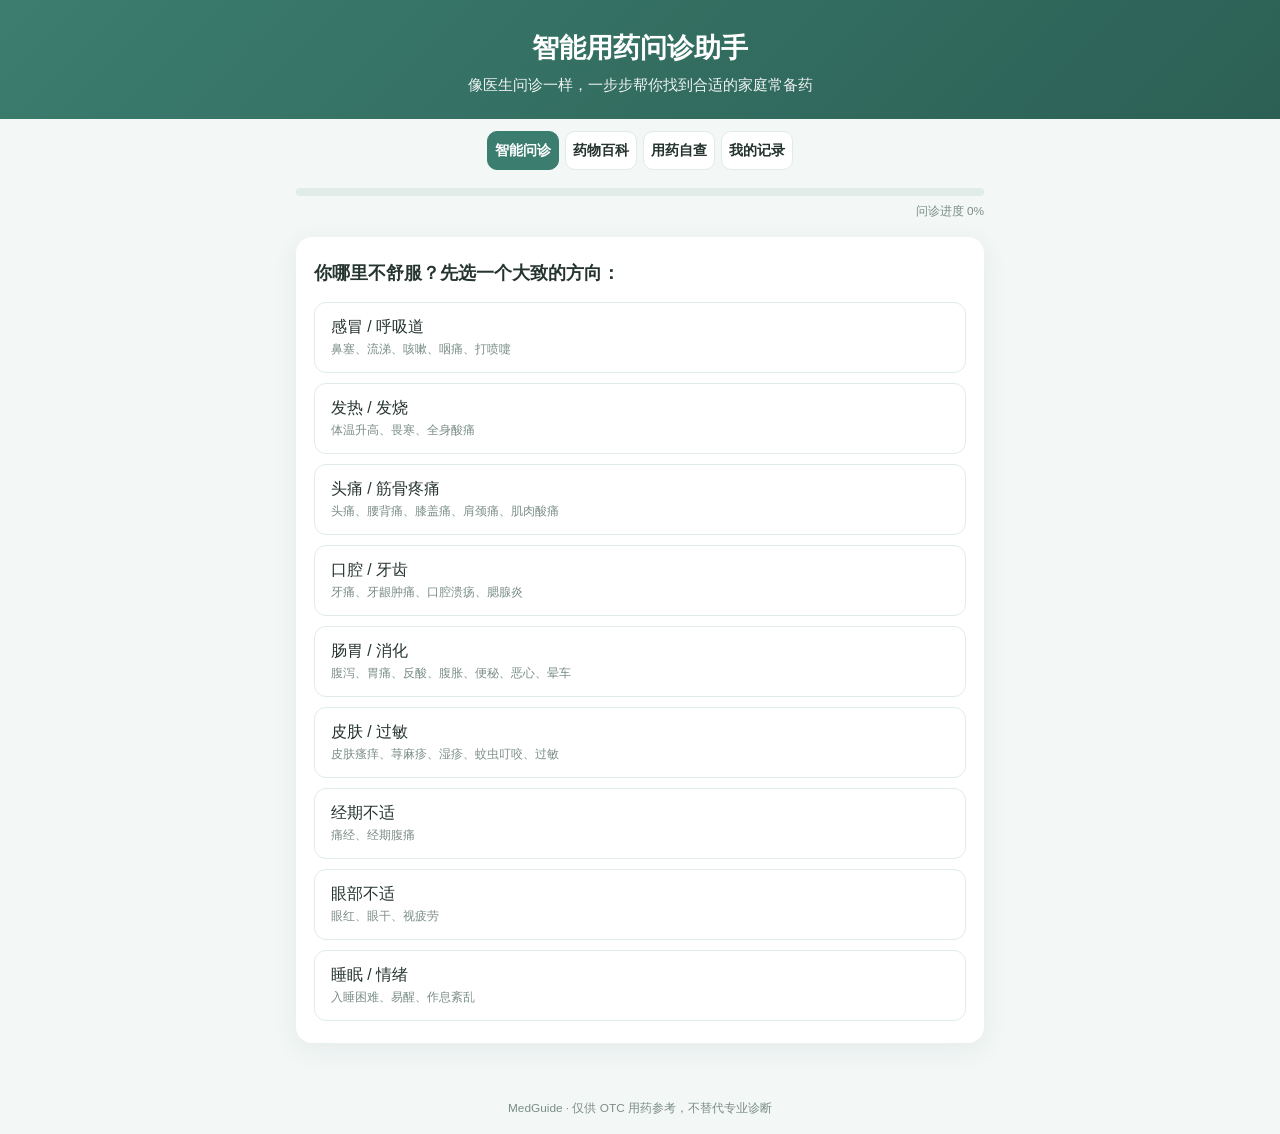
<file: index.html>
<!DOCTYPE html>
<html lang="zh-CN">
<head>
  <meta charset="UTF-8" />
  <meta name="viewport" content="width=device-width, initial-scale=1.0, viewport-fit=cover" />
  <meta name="theme-color" content="#3b7d6e" />
  <title>智能用药问诊助手</title>
  <link rel="manifest" href="./manifest.json" />
  <link rel="stylesheet" href="./css/style.css" />
</head>
<body>
  <header class="app-header">
    <h1>智能用药问诊助手</h1>
    <p>像医生问诊一样，一步步帮你找到合适的家庭常备药</p>
  </header>

  <nav class="top-nav">
    <button class="nav-tab-top active" data-page="consult">智能问诊</button>
    <button class="nav-tab-top" data-page="encyclopedia">药物百科</button>
    <button class="nav-tab-top" data-page="checker">用药自查</button>
    <button class="nav-tab-top" data-page="records">我的记录</button>
  </nav>

  <main class="app-main">
    <div id="app" class="app-stage"><!-- 由 JS 渲染 --></div>
  </main>

  <div id="toast"></div>

  <footer class="app-footer">
    <span>MedGuide · 仅供 OTC 用药参考，不替代专业诊断</span>
  </footer>

  <!-- 数据层 -->
  <script src="./js/data/medicines.js"></script>
  <script src="./js/data/symptoms.js"></script>
  <script src="./js/data/diagnoses.js"></script>
  <script src="./js/data/interactions.js"></script>
  <!-- 引擎层 -->
  <script src="./js/engine/dialog.js"></script>
  <script src="./js/engine/safety.js"></script>
  <script src="./js/engine/recommend.js"></script>
  <script src="./js/engine/storage.js"></script>
  <!-- UI 层 -->
  <script src="./js/ui/components.js"></script>
  <script src="./js/ui/render.js"></script>
  <script src="./js/ui/encyclopedia.js"></script>
  <script src="./js/ui/checker.js"></script>
  <script src="./js/ui/records.js"></script>
  <!-- 入口 -->
  <script src="./js/app.js"></script>
</body>
</html>
</file>
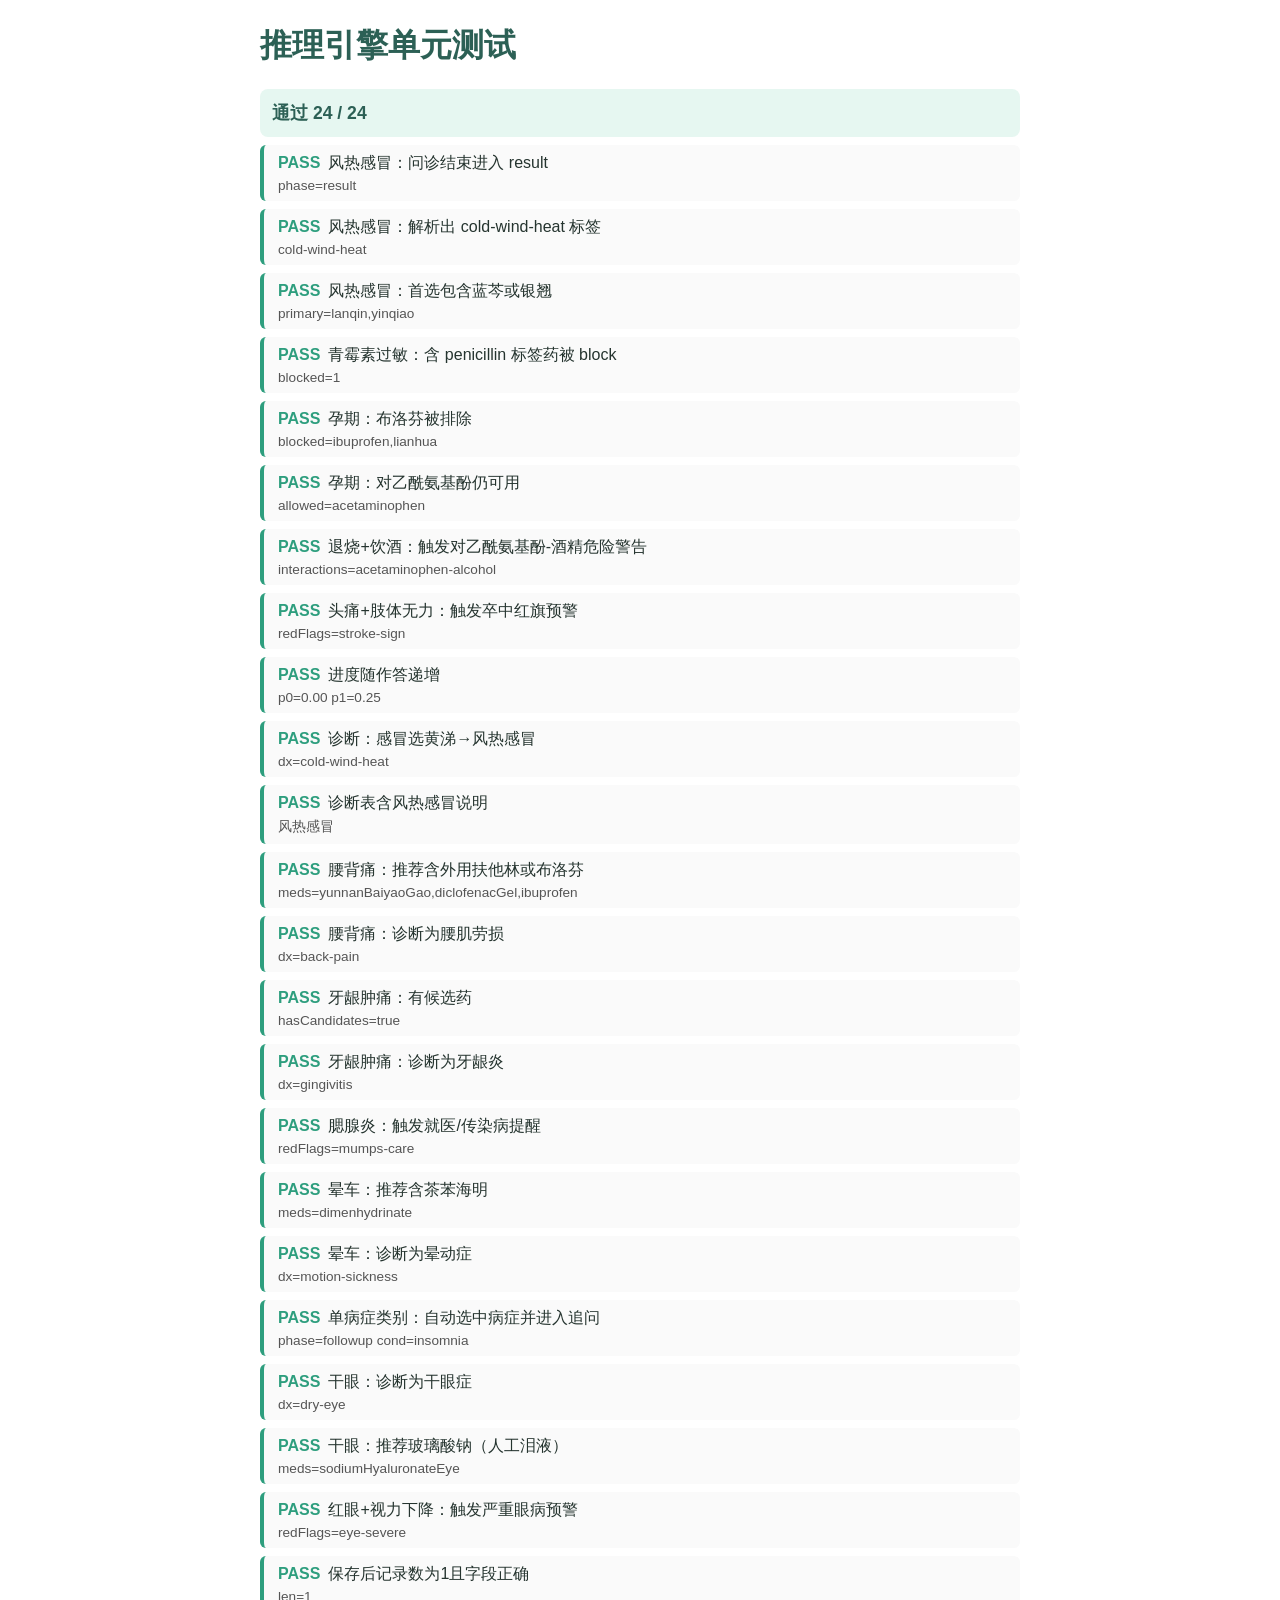
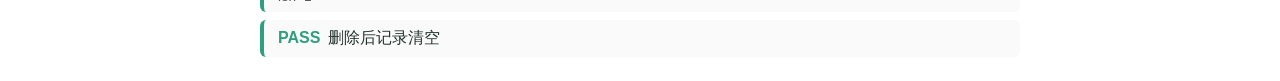
<file: tests/test.html>
<!DOCTYPE html>
<html lang="zh-CN">
<head>
  <meta charset="UTF-8" />
  <title>引擎单元测试 · 智能用药助手</title>
  <style>
    body { font-family: -apple-system, "Microsoft YaHei", sans-serif; max-width: 760px; margin: 24px auto; padding: 0 16px; color: #25342f; }
    h1 { color: #2c6055; }
    .case { border-left: 4px solid #ccc; padding: 8px 14px; margin: 8px 0; border-radius: 6px; background: #fafafa; }
    .pass { border-color: #2e9e7e; }
    .fail { border-color: #d64545; background: #fdeceb; }
    .tag { font-weight: 700; margin-right: 8px; }
    .pass .tag { color: #2e9e7e; }
    .fail .tag { color: #d64545; }
    #summary { font-size: 1.1em; font-weight: 700; padding: 12px; border-radius: 8px; }
    .detail { font-size: 0.85em; color: #555; margin-top: 4px; }
  </style>
</head>
<body>
  <h1>推理引擎单元测试</h1>
  <div id="summary"></div>
  <div id="results"></div>

  <!-- 被测模块 -->
  <script src="../js/data/medicines.js"></script>
  <script src="../js/data/symptoms.js"></script>
  <script src="../js/data/diagnoses.js"></script>
  <script src="../js/data/interactions.js"></script>
  <script src="../js/engine/dialog.js"></script>
  <script src="../js/engine/safety.js"></script>
  <script src="../js/engine/recommend.js"></script>
  <script src="../js/engine/storage.js"></script>

  <script>
    const results = [];
    function assert(name, cond, detail) {
      results.push({ name, ok: !!cond, detail: detail || "" });
    }

    function buildEngines() {
      const se = new SafetyEngine(ALLERGY_MAP, DRUG_INTERACTIONS, RED_FLAGS);
      const re = new RecommendEngine(MEDICINES, se);
      return { se, re };
    }

    // 走完一段问诊，返回 dialog
    function runDialog(steps) {
      const d = new DialogEngine(CATEGORIES);
      steps.forEach((s) => d.answer(s));
      return d;
    }

    // —— 用例 1：风热感冒应推荐蓝芩/银翘类 ——
    (function () {
      const d = runDialog([
        ["respiratory"], ["cold"], ["yellow-nose"],
        ["none"], ["none"], ["adult"], ["none"], ["none"],
      ]);
      const { re } = buildEngines();
      assert("风热感冒：问诊结束进入 result", d.phase === "result", "phase=" + d.phase);
      assert("风热感冒：解析出 cold-wind-heat 标签",
        d.resolvedTreats().includes("cold-wind-heat"), d.resolvedTreats().join(","));
      const r = re.recommend(d.resolvedTreats(), d.answers.safety, d.answers.redFlags);
      const primaryNames = r.tiers.primary.map((x) => x.med.id);
      assert("风热感冒：首选包含蓝芩或银翘",
        primaryNames.includes("lanqin") || primaryNames.includes("yinqiao"),
        "primary=" + primaryNames.join(","));
    })();

    // —— 用例 2：青霉素过敏应屏蔽相关药（构造一个含 penicillin 标签的临时药验证机制）——
    (function () {
      const { se } = buildEngines();
      const fakeMed = { id: "amox", name: "阿莫西林", generic: "", category: "", otc: true,
        indications: ["sore-throat"], dosage: "", onset: "fast", toxicity: "low",
        sideEffects: "", tags: ["penicillin"], contraAge: null, pregnancy: "safe", chronicWarn: {}, note: "" };
      const res = se.analyze([fakeMed], { allergy: ["penicillin"] }, []);
      assert("青霉素过敏：含 penicillin 标签药被 block",
        res.blocked.length === 1 && res.blocked[0].med.id === "amox",
        "blocked=" + res.blocked.length);
    })();

    // —— 用例 3：孕期禁用布洛芬 ——
    (function () {
      const { re } = buildEngines();
      const r = re.recommend(["fever"], { pregnancy: ["pregnant"] }, []);
      const allIds = [...r.tiers.primary, ...r.tiers.secondary, ...r.tiers.caution].map((x) => x.med.id);
      const blockedIds = r.blocked.map((b) => b.med.id);
      assert("孕期：布洛芬被排除", blockedIds.includes("ibuprofen") && !allIds.includes("ibuprofen"),
        "blocked=" + blockedIds.join(","));
      assert("孕期：对乙酰氨基酚仍可用", allIds.includes("acetaminophen"), "allowed=" + allIds.join(","));
    })();

    // —— 用例 4：对乙酰氨基酚 + 饮酒触发危险相互作用 ——
    (function () {
      const { re } = buildEngines();
      const r = re.recommend(["fever"], { factors: ["alcohol"] }, []);
      const hit = r.interactions.some((w) => w.id === "acetaminophen-alcohol" && w.level === "danger");
      assert("退烧+饮酒：触发对乙酰氨基酚-酒精危险警告", hit,
        "interactions=" + r.interactions.map((w) => w.id).join(","));
    })();

    // —— 用例 5：红旗症状（卒中样头痛）被收集并标记 danger ——
    (function () {
      const d = runDialog([
        ["pain"], ["headache"], ["weakness"],
        ["none"], ["none"], ["adult"], ["none"], ["none"],
      ]);
      const { re } = buildEngines();
      const r = re.recommend(d.resolvedTreats(), d.answers.safety, d.answers.redFlags);
      const danger = r.redFlags.some((f) => f.key === "stroke-sign" && f.level === "danger");
      assert("头痛+肢体无力：触发卒中红旗预警", danger,
        "redFlags=" + r.redFlags.map((f) => f.key).join(","));
    })();

    // —— 用例 6：进度随作答递增 ——
    (function () {
      const d = new DialogEngine(CATEGORIES);
      const p0 = d.progress();
      d.answer(["respiratory"]);
      const p1 = d.progress();
      assert("进度随作答递增", p1 > p0, `p0=${p0.toFixed(2)} p1=${p1.toFixed(2)}`);
    })();

    // —— 用例 7：诊断结论 —— 风热感冒应解析出对应诊断标签与病名 ——
    (function () {
      const d = runDialog([
        ["respiratory"], ["cold"], ["yellow-nose"],
        ["none"], ["none"], ["adult"], ["none"], ["none"],
      ]);
      const dx = d.resolveDiagnosis();
      assert("诊断：感冒选黄涕→风热感冒", dx === "cold-wind-heat", "dx=" + dx);
      assert("诊断表含风热感冒说明", DIAGNOSES[dx] && /风热感冒/.test(DIAGNOSES[dx].name), DIAGNOSES[dx] && DIAGNOSES[dx].name);
    })();

    // —— 用例 8：腰背痛应推荐外用双氯芬酸/布洛芬，并诊断为腰肌劳损 ——
    (function () {
      const d = runDialog([
        ["pain"], ["back-pain"], ["normal"],
        ["none"], ["none"], ["adult"], ["none"], ["none"],
      ]);
      const { re } = buildEngines();
      const r = re.recommend(d.resolvedTreats(), d.answers.safety, d.answers.redFlags);
      const ids = [...r.tiers.primary, ...r.tiers.secondary, ...r.tiers.caution].map((x) => x.med.id);
      assert("腰背痛：推荐含外用扶他林或布洛芬",
        ids.includes("diclofenacGel") || ids.includes("ibuprofen"), "meds=" + ids.join(","));
      assert("腰背痛：诊断为腰肌劳损", d.resolveDiagnosis() === "back-pain", "dx=" + d.resolveDiagnosis());
    })();

    // —— 用例 9：牙龈肿痛应有候选药且能触发上火相关用药 ——
    (function () {
      const d = runDialog([
        ["oral"], ["gingivitis"], ["no"],
        ["none"], ["none"], ["adult"], ["none"], ["none"],
      ]);
      const { re } = buildEngines();
      const r = re.recommend(d.resolveDiagnosis() ? d.resolvedTreats() : [], d.answers.safety, d.answers.redFlags);
      assert("牙龈肿痛：有候选药", r.hasCandidates, "hasCandidates=" + r.hasCandidates);
      assert("牙龈肿痛：诊断为牙龈炎", d.resolveDiagnosis() === "gingivitis", "dx=" + d.resolveDiagnosis());
    })();

    // —— 用例 10：腮腺炎触发传染病就医提醒 ——
    (function () {
      const d = runDialog([
        ["oral"], ["mumps"], ["yes"],
        ["none"], ["none"], ["adult"], ["none"], ["none"],
      ]);
      const { re } = buildEngines();
      const r = re.recommend(d.resolvedTreats(), d.answers.safety, d.answers.redFlags);
      const hit = r.redFlags.some((f) => f.key === "mumps-care");
      assert("腮腺炎：触发就医/传染病提醒", hit, "redFlags=" + r.redFlags.map((f) => f.key).join(","));
    })();

    // —— 用例 11：晕车应推荐茶苯海明，诊断为晕动症 ——
    (function () {
      const d = runDialog([
        ["digestive"], ["nausea"], ["motion"],
        ["none"], ["none"], ["adult"], ["none"], ["none"],
      ]);
      const { re } = buildEngines();
      const r = re.recommend(d.resolvedTreats(), d.answers.safety, d.answers.redFlags);
      const ids = [...r.tiers.primary, ...r.tiers.secondary, ...r.tiers.caution].map((x) => x.med.id);
      assert("晕车：推荐含茶苯海明", ids.includes("dimenhydrinate"), "meds=" + ids.join(","));
      assert("晕车：诊断为晕动症", d.resolveDiagnosis() === "motion-sickness", "dx=" + d.resolveDiagnosis());
    })();

    // —— 用例 12：单病症类别自动跳过"更具体"步骤 ——
    (function () {
      const d = new DialogEngine(CATEGORIES);
      d.answer(["sleep"]); // 睡眠类别只有"失眠"一个病症
      assert("单病症类别：自动选中病症并进入追问",
        d.phase === "followup" && d.selectedCondition && d.selectedCondition.id === "insomnia",
        "phase=" + d.phase + " cond=" + (d.selectedCondition && d.selectedCondition.id));
    })();

    // —— 用例 13：眼部已拆分，干眼推荐人工泪液 ——
    (function () {
      const d = runDialog([
        ["eye"], ["dry-eye"],
        ["none"], ["none"], ["adult"], ["none"], ["none"],
      ]);
      const { re } = buildEngines();
      const r = re.recommend(d.resolvedTreats(), d.answers.safety, d.answers.redFlags);
      const ids = [...r.tiers.primary, ...r.tiers.secondary, ...r.tiers.caution].map((x) => x.med.id);
      assert("干眼：诊断为干眼症", d.resolveDiagnosis() === "dry-eye", "dx=" + d.resolveDiagnosis());
      assert("干眼：推荐玻璃酸钠（人工泪液）", ids.includes("sodiumHyaluronateEye"), "meds=" + ids.join(","));
    })();

    // —— 用例 14：红眼伴视力下降触发严重眼病预警 ——
    (function () {
      const d = runDialog([
        ["eye"], ["conjunctivitis"], ["yes"],
        ["none"], ["none"], ["adult"], ["none"], ["none"],
      ]);
      const { re } = buildEngines();
      const r = re.recommend(d.resolvedTreats(), d.answers.safety, d.answers.redFlags);
      const danger = r.redFlags.some((f) => f.key === "eye-severe" && f.level === "danger");
      assert("红眼+视力下降：触发严重眼病预警", danger,
        "redFlags=" + r.redFlags.map((f) => f.key).join(","));
    })();

    // —— 用例 15：用药记录保存与删除 ——
    (function () {
      Store.clearRecords();
      const id = Store.addRecord({ conditionName: "测试主诉", diagnosisName: "测试诊断", advice: "多休息", meds: ["药A", "药B"] });
      let recs = Store.getRecords();
      assert("保存后记录数为1且字段正确",
        recs.length === 1 && recs[0].meds.length === 2 && recs[0].diagnosisName === "测试诊断",
        "len=" + recs.length);
      Store.removeRecord(id);
      assert("删除后记录清空", Store.getRecords().length === 0);
      Store.clearRecords();
    })();

    // —— 渲染 ——
    const passed = results.filter((r) => r.ok).length;
    const total = results.length;
    const sum = document.getElementById("summary");
    sum.textContent = `通过 ${passed} / ${total}`;
    sum.style.background = passed === total ? "#e6f7f1" : "#fdeceb";
    sum.style.color = passed === total ? "#2c6055" : "#d64545";

    const box = document.getElementById("results");
    box.innerHTML = results
      .map((r) => `<div class="case ${r.ok ? "pass" : "fail"}">
        <span class="tag">${r.ok ? "PASS" : "FAIL"}</span>${r.name}
        ${r.detail ? `<div class="detail">${r.detail}</div>` : ""}
      </div>`)
      .join("");
  </script>
</body>
</html>
</file>
<file: css/style.css>
/* =========================================================================
   智能用药问诊助手 - 全局样式
   配色：清新医疗绿，传达专业、安心、洁净的观感
   ========================================================================= */

:root {
  --teal: #3b7d6e;
  --teal-dark: #2c6055;
  --teal-light: #e6f2ef;
  --bg: #f3f7f6;
  --card: #ffffff;
  --text: #25342f;
  --muted: #7a8d87;
  --line: #e1ebe8;
  --radius: 16px;
  --shadow: 0 6px 24px rgba(43, 96, 85, 0.08);

  --danger: #d64545;
  --danger-bg: #fdeceb;
  --warn: #e08a1e;
  --warn-bg: #fdf3e3;
  --info: #2f7bb6;
  --info-bg: #eaf3fa;

  --primary-badge: #2e9e7e;
  --secondary-badge: #6b9c92;
  --caution-badge: #e08a1e;
}

* { margin: 0; padding: 0; box-sizing: border-box; }

body {
  font-family: -apple-system, BlinkMacSystemFont, "Segoe UI", "PingFang SC",
    "Microsoft YaHei", "Helvetica Neue", sans-serif;
  background: var(--bg);
  color: var(--text);
  line-height: 1.6;
  min-height: 100vh;
  display: flex;
  flex-direction: column;
  -webkit-text-size-adjust: 100%;
}

/* ===== 头部 ===== */
.app-header {
  background: linear-gradient(135deg, var(--teal), var(--teal-dark));
  color: #fff;
  padding: 26px 20px 22px;
  text-align: center;
  padding-top: calc(26px + env(safe-area-inset-top));
}
.app-header h1 { font-size: clamp(1.3em, 5vw, 1.7em); margin-bottom: 4px; }
.app-header p { font-size: clamp(0.78em, 3vw, 0.92em); opacity: 0.92; }

/* ===== 顶部导航 ===== */
.top-nav {
  display: flex;
  gap: 6px;
  max-width: 720px;
  margin: 0 auto;
  padding: 12px 16px 0;
  flex-wrap: wrap;
}
.nav-tab-top {
  flex: 1;
  min-width: 72px;
  border: 1.5px solid var(--line);
  background: #fff;
  color: var(--text);
  border-radius: 10px;
  padding: 9px 6px;
  font-size: 0.9em;
  font-weight: 600;
  cursor: pointer;
  transition: all 0.18s;
}
.nav-tab-top.active { background: var(--teal); color: #fff; border-color: var(--teal); }

/* ===== 二级页面通用 ===== */
.page { animation: fadeUp 0.3s ease; }
.page-title { font-size: 1.25em; color: var(--teal-dark); margin-bottom: 4px; }
.page-sub { font-size: 0.84em; color: var(--muted); margin-bottom: 14px; line-height: 1.6; }

/* 药物百科 */
.enc-search, .chk-section .enc-search {
  width: 100%; font-size: 0.95em; padding: 11px 14px;
  border: 1.5px solid var(--line); border-radius: 12px; outline: none; margin-bottom: 10px;
}
.enc-search:focus { border-color: var(--teal); }
.enc-count { font-size: 0.78em; color: var(--muted); margin-bottom: 10px; }
.enc-item {
  background: var(--card); border-radius: 12px; box-shadow: var(--shadow);
  margin-bottom: 10px; padding: 4px 0; overflow: hidden;
}
.enc-item summary {
  cursor: pointer; padding: 12px 16px; display: flex; flex-direction: column; gap: 2px;
  -webkit-tap-highlight-color: transparent;
}
.enc-item summary::-webkit-details-marker { display: none; }
.enc-name { font-weight: 700; color: var(--text); }
.enc-cat { font-size: 0.76em; color: var(--muted); }
.enc-body { padding: 4px 16px 14px; }
.enc-row { font-size: 0.86em; margin: 6px 0; color: #3a4a44; line-height: 1.6; }
.enc-row b { color: var(--teal-dark); }
.enc-tag {
  display: inline-block; background: var(--teal-light); color: var(--teal-dark);
  border-radius: 6px; padding: 1px 8px; margin: 0 4px 4px 0; font-size: 0.92em;
}
.enc-warn { color: var(--warn); font-size: 0.95em; margin-top: 2px; }

/* 用药自查 */
.chk-section { background: var(--card); border-radius: 12px; box-shadow: var(--shadow); padding: 14px 16px; margin-bottom: 14px; }
.chk-label { font-weight: 700; color: var(--teal-dark); margin-bottom: 10px; }
.chk-meds {
  display: grid; grid-template-columns: 1fr 1fr; gap: 6px 12px;
  max-height: 260px; overflow-y: auto; -webkit-overflow-scrolling: touch;
}
.chk-med { font-size: 0.86em; color: var(--text); display: flex; align-items: center; gap: 6px; }
.chk-factors { display: flex; flex-direction: column; gap: 8px; }
.chk-factors label { font-size: 0.9em; display: flex; align-items: center; gap: 8px; }
.chk-run {
  width: 100%; background: var(--teal); color: #fff; border: none; border-radius: 10px;
  padding: 12px; font-size: 1em; font-weight: 600; cursor: pointer; margin-bottom: 14px;
}
.chk-run:hover { background: var(--teal-dark); }
.chk-summary { font-size: 0.86em; color: var(--muted); margin-bottom: 10px; }

/* 我的记录 */
.rec-item { background: var(--card); border-radius: 12px; box-shadow: var(--shadow); padding: 14px 16px; margin-bottom: 10px; border-left: 4px solid var(--teal); }
.rec-head { display: flex; justify-content: space-between; align-items: center; }
.rec-dx { font-weight: 700; color: var(--text); }
.rec-del { background: none; border: none; color: var(--danger); font-size: 0.82em; cursor: pointer; }
.rec-time { font-size: 0.74em; color: var(--muted); margin: 2px 0 8px; }
.rec-row { font-size: 0.85em; color: #3a4a44; margin: 4px 0; line-height: 1.6; }
.rec-row b { color: var(--teal-dark); }
.rec-clear { width: 100%; background: #fff; color: var(--muted); border: 1.5px solid var(--line); border-radius: 10px; padding: 10px; font-size: 0.9em; cursor: pointer; margin-top: 4px; }

/* 结果页操作按钮 */
.result-actions { display: flex; gap: 10px; margin-top: 14px; }
.btn-save, .btn-copy {
  flex: 1; border-radius: 10px; padding: 11px; font-size: 0.92em; font-weight: 600; cursor: pointer; border: 1.5px solid var(--teal);
}
.btn-save { background: var(--teal); color: #fff; }
.btn-save:hover { background: var(--teal-dark); }
.btn-copy { background: #fff; color: var(--teal-dark); }
.btn-copy:hover { background: var(--teal-light); }

/* toast */
#toast {
  position: fixed; left: 50%; bottom: 30px; transform: translateX(-50%) translateY(20px);
  background: #25342f; color: #fff; padding: 11px 18px; border-radius: 10px; font-size: 0.85em;
  opacity: 0; pointer-events: none; transition: all 0.25s; z-index: 999; box-shadow: 0 6px 24px rgba(0,0,0,0.2);
}
#toast.show { opacity: 1; transform: translateX(-50%) translateY(0); }

/* ===== 主体 ===== */
.app-main {
  flex: 1;
  width: 100%;
  max-width: 720px;
  margin: 0 auto;
  padding: 18px 16px 40px;
}
.app-stage { width: 100%; }

/* ===== 进度条 ===== */
.progress {
  height: 8px;
  background: var(--line);
  border-radius: 8px;
  overflow: hidden;
  margin-bottom: 6px;
}
.progress-fill {
  height: 100%;
  background: linear-gradient(90deg, var(--teal), var(--primary-badge));
  border-radius: 8px;
  transition: width 0.4s ease;
}
.progress-text {
  font-size: 0.74em;
  color: var(--muted);
  text-align: right;
  margin-bottom: 16px;
}

/* ===== 问题卡片 ===== */
.q-card {
  background: var(--card);
  border-radius: var(--radius);
  padding: 22px 18px;
  box-shadow: var(--shadow);
  animation: fadeUp 0.35s ease;
}
@keyframes fadeUp {
  from { opacity: 0; transform: translateY(12px); }
  to { opacity: 1; transform: translateY(0); }
}
.q-title { font-size: 1.12em; color: var(--text); margin-bottom: 6px; }
.multi-hint { font-size: 0.78em; color: var(--muted); margin-bottom: 12px; }

.options {
  display: flex;
  flex-direction: column;
  gap: 10px;
  margin-top: 14px;
}
.option {
  display: flex;
  flex-direction: column;
  align-items: flex-start;
  text-align: left;
  background: #fff;
  border: 1.5px solid var(--line);
  border-radius: 12px;
  padding: 14px 16px;
  font-size: 0.98em;
  color: var(--text);
  cursor: pointer;
  transition: all 0.18s ease;
  -webkit-tap-highlight-color: transparent;
}
.option:hover { border-color: var(--teal); background: var(--teal-light); }
.option:active { transform: scale(0.99); }
.option.selected {
  border-color: var(--teal);
  background: var(--teal-light);
  box-shadow: inset 0 0 0 1px var(--teal);
}
.option.selected::after {
  content: "✓";
  position: absolute;
}
.opt-label { font-weight: 500; }
.opt-desc { font-size: 0.78em; color: var(--muted); margin-top: 3px; }

/* 多选项右侧勾选标记 */
.option-multi { position: relative; padding-right: 42px; }
.option-multi::before {
  content: "";
  position: absolute;
  right: 16px;
  top: 50%;
  transform: translateY(-50%);
  width: 20px;
  height: 20px;
  border: 1.5px solid var(--line);
  border-radius: 6px;
  transition: all 0.18s;
}
.option-multi.selected::before {
  background: var(--teal);
  border-color: var(--teal);
  content: "✓";
  color: #fff;
  font-size: 13px;
  text-align: center;
  line-height: 20px;
}

/* ===== 操作按钮 ===== */
.q-actions {
  display: flex;
  gap: 10px;
  margin-top: 18px;
  justify-content: flex-end;
}
.btn-next, .btn-skip, .btn-restart {
  border: none;
  border-radius: 10px;
  padding: 11px 20px;
  font-size: 0.95em;
  font-weight: 600;
  cursor: pointer;
  -webkit-tap-highlight-color: transparent;
  transition: all 0.18s;
}
.btn-next { background: var(--teal); color: #fff; }
.btn-next:hover { background: var(--teal-dark); }
.btn-skip { background: #eef3f1; color: var(--muted); }
.btn-skip:hover { background: #e1ebe8; }
.shake { animation: shake 0.4s; }
@keyframes shake {
  0%, 100% { transform: translateX(0); }
  25% { transform: translateX(-6px); }
  75% { transform: translateX(6px); }
}

/* ===== 结果区 ===== */
.result { animation: fadeUp 0.35s ease; }
.result-title { font-size: 1.3em; color: var(--teal-dark); margin-bottom: 2px; }
.result-sub { font-size: 0.84em; color: var(--muted); margin-bottom: 16px; }

.redflag-zone { margin-bottom: 16px; }

/* ===== 初步判断（诊断）卡片 ===== */
.dx-card {
  background: #fff;
  border-radius: var(--radius);
  padding: 16px;
  margin-bottom: 16px;
  box-shadow: var(--shadow);
  border-top: 4px solid var(--teal);
}
.dx-card.dx-moderate { border-top-color: var(--warn); }
.dx-card.dx-attention { border-top-color: var(--danger); }
.dx-head { display: flex; align-items: center; gap: 8px; flex-wrap: wrap; margin-bottom: 8px; }
.dx-tag {
  font-size: 0.72em;
  font-weight: 700;
  color: #fff;
  background: var(--teal);
  border-radius: 8px;
  padding: 2px 9px;
}
.dx-card.dx-moderate .dx-tag { background: var(--warn); }
.dx-card.dx-attention .dx-tag { background: var(--danger); }
.dx-name { font-size: 1.12em; font-weight: 700; color: var(--text); }
.dx-sev { font-size: 0.74em; color: var(--muted); }
.dx-summary { font-size: 0.9em; color: #3a4a44; margin-bottom: 10px; line-height: 1.6; }
.dx-block { font-size: 0.85em; color: #3a4a44; margin: 6px 0; line-height: 1.6; }
.dx-block b { color: var(--teal-dark); }
.dx-seedoctor { background: #fbf6ec; border-radius: 8px; padding: 8px 10px; }
.dx-seedoctor b { color: var(--warn); }

.meds-title { font-size: 1em; color: var(--teal-dark); margin: 4px 0 12px; }

.alert {
  border-radius: 12px;
  padding: 12px 14px;
  font-size: 0.88em;
  margin-bottom: 10px;
  line-height: 1.55;
}
.alert-danger { background: var(--danger-bg); color: var(--danger); border: 1px solid #f3c7c5; font-weight: 600; }
.alert-warn { background: var(--warn-bg); color: var(--warn); border: 1px solid #f5e0bb; }
.alert-info { background: var(--info-bg); color: var(--info); border: 1px solid #c9e1f1; }

/* ===== 药物卡片 ===== */
.med-card {
  background: var(--card);
  border-radius: var(--radius);
  padding: 16px;
  margin-bottom: 12px;
  box-shadow: var(--shadow);
  border-left: 4px solid var(--line);
}
.med-card.tier-primary { border-left-color: var(--primary-badge); }
.med-card.tier-secondary { border-left-color: var(--secondary-badge); }
.med-card.tier-caution { border-left-color: var(--caution-badge); }

.med-head { display: flex; align-items: center; gap: 8px; margin-bottom: 4px; flex-wrap: wrap; }
.tier-badge {
  font-size: 0.72em;
  font-weight: 700;
  padding: 2px 9px;
  border-radius: 8px;
  color: #fff;
  white-space: nowrap;
}
.tier-badge.tier-primary { background: var(--primary-badge); }
.tier-badge.tier-secondary { background: var(--secondary-badge); }
.tier-badge.tier-caution { background: var(--caution-badge); }
.med-name { font-size: 1.05em; font-weight: 700; color: var(--text); }
.med-generic { font-size: 0.78em; color: var(--muted); margin-bottom: 10px; }

.med-row { font-size: 0.88em; margin-bottom: 6px; color: #3a4a44; }
.med-row b { color: var(--teal-dark); }
.med-side { color: var(--muted); }

.med-reasons {
  margin-top: 8px;
  background: var(--warn-bg);
  border-radius: 10px;
  padding: 8px 12px;
}
.reason-line { font-size: 0.82em; color: var(--warn); margin: 3px 0; }

.match-tags { margin-top: 8px; font-size: 0.78em; color: var(--muted); }
.match-tag {
  display: inline-block;
  background: var(--teal-light);
  color: var(--teal-dark);
  border-radius: 6px;
  padding: 1px 7px;
  margin: 0 4px 4px 0;
}

.interaction-zone { margin: 18px 0; }
.interaction-zone h3 { font-size: 0.98em; color: var(--teal-dark); margin-bottom: 10px; }

.empty-result {
  background: var(--card);
  border-radius: var(--radius);
  padding: 24px;
  text-align: center;
  color: var(--muted);
  box-shadow: var(--shadow);
}

/* ===== 被排除列表 ===== */
.blocked {
  margin: 16px 0;
  background: #fff;
  border-radius: 12px;
  padding: 12px 14px;
  box-shadow: var(--shadow);
}
.blocked summary { cursor: pointer; font-size: 0.86em; color: var(--muted); }
.blocked ul { margin: 10px 0 0 18px; font-size: 0.84em; color: #3a4a44; }
.blocked li { margin: 5px 0; }

/* ===== 免责声明 ===== */
.disclaimer {
  margin-top: 18px;
  font-size: 0.78em;
  color: var(--muted);
  background: var(--teal-light);
  border-radius: 12px;
  padding: 12px 14px;
  line-height: 1.6;
}
.disclaimer b { color: var(--danger); }

.btn-restart {
  display: block;
  width: 100%;
  margin-top: 18px;
  background: var(--teal);
  color: #fff;
}
.btn-restart:hover { background: var(--teal-dark); }

/* ===== 底部 ===== */
.app-footer {
  text-align: center;
  padding: 16px;
  font-size: 0.74em;
  color: var(--muted);
  padding-bottom: calc(16px + env(safe-area-inset-bottom));
}

/* ===== 响应式 ===== */
@media (max-width: 480px) {
  .app-main { padding: 14px 12px 30px; }
  .q-card { padding: 18px 14px; }
  .option { padding: 13px 14px; font-size: 0.94em; }
}
</file>
